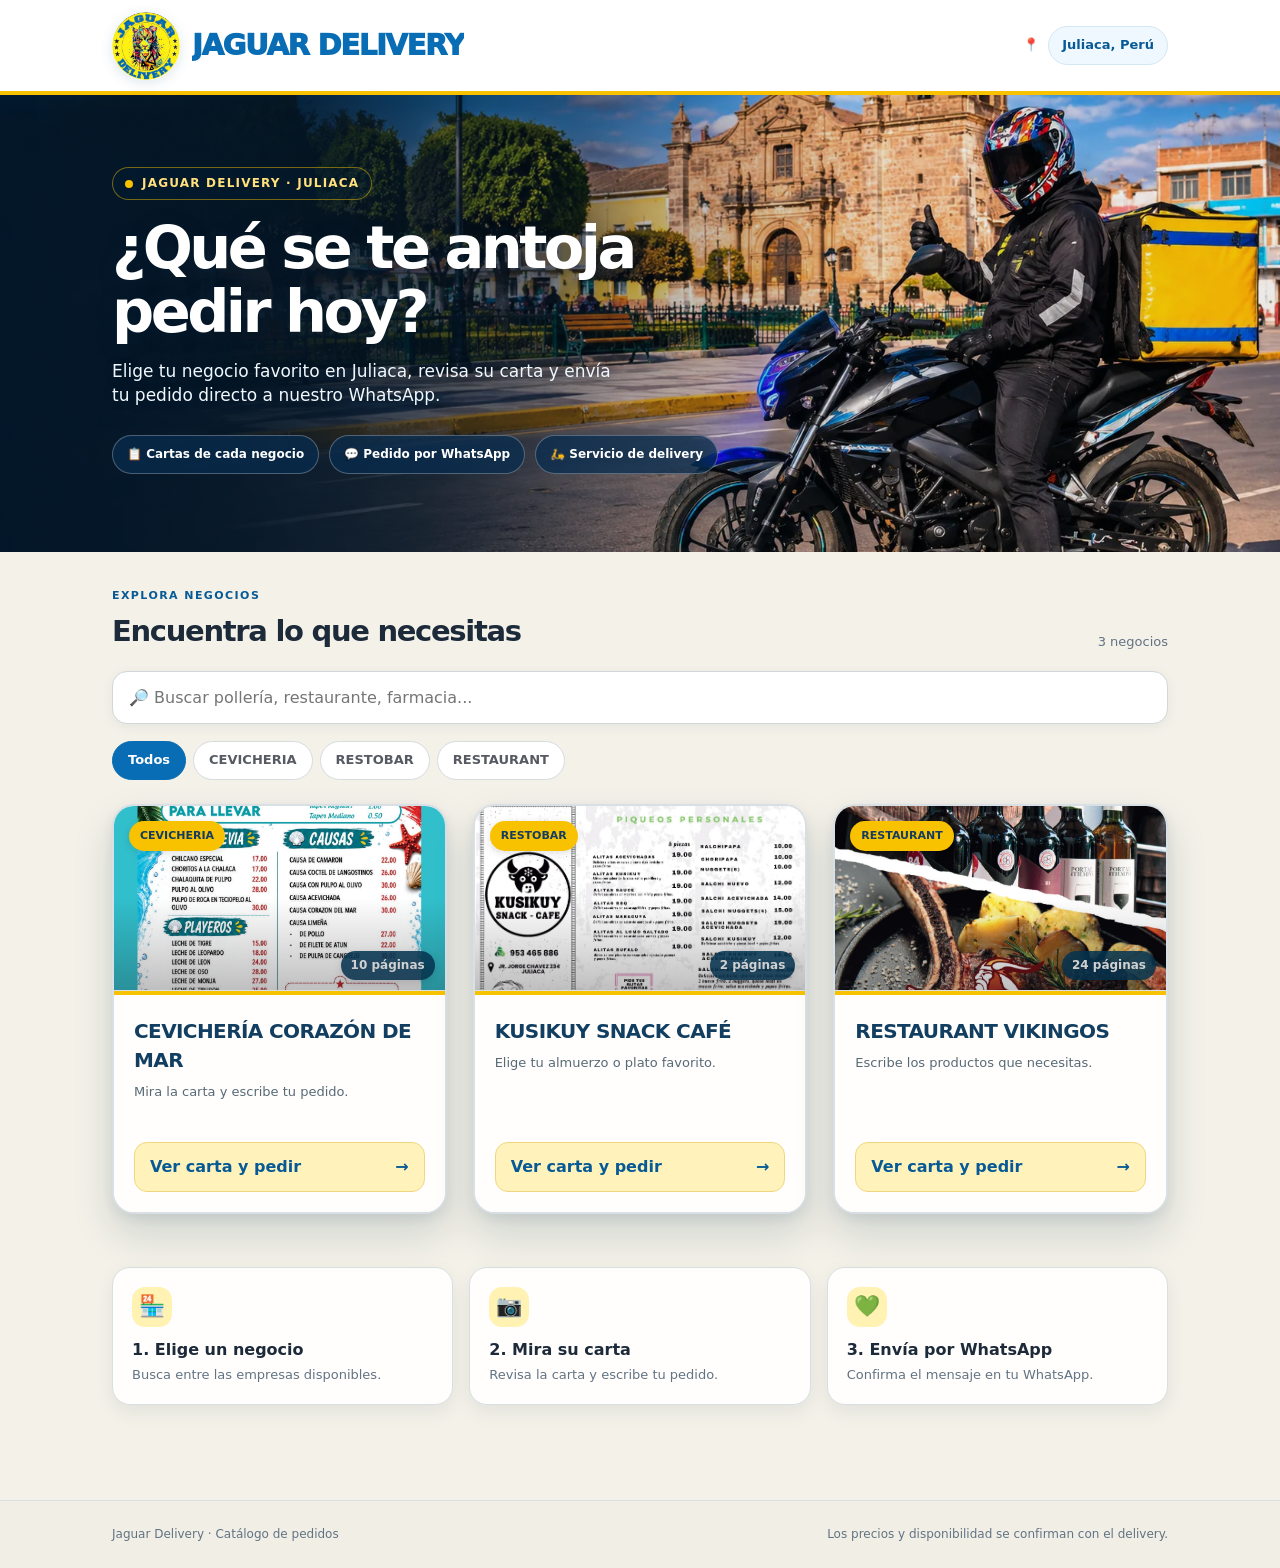
<file: index.html>
<!doctype html>
<html lang="es">
<head>
<meta charset="utf-8"><meta name="viewport" content="width=device-width,initial-scale=1,viewport-fit=cover"><meta name="theme-color" content="#F8C200">
<title>Jaguar Delivery | Pedidos en Juliaca</title><meta name="description" content="Jaguar Delivery en Juliaca: revisa las cartas de tus negocios favoritos y envía tu pedido por WhatsApp.">
<link rel="icon" href="assets/icon.svg" type="image/svg+xml"><link rel="manifest" href="manifest.webmanifest"><link rel="stylesheet" href="style.css">
</head>
<body>
<header class="topbar"><div class="shell topbar-inner"><div class="logo-wrap"><img class="logo logo-brand" src="assets/jaguar-logo.png" alt="Logo de Jaguar Delivery"><div class="brand" id="brand">Jaguar Delivery</div></div><div class="top-right"><span>📍</span><span class="location-pill" id="location">Juliaca, Perú</span></div></div></header>
<section class="hero"><div class="shell hero-content"><span class="eyebrow"><span class="dot"></span>Jaguar Delivery · Juliaca</span><h1>¿Qué se te antoja<br>pedir hoy?</h1><p id="tagline">Elige tu negocio favorito, revisa su carta y envía tu pedido por WhatsApp.</p><div class="hero-badges"><span>📋 Cartas de cada negocio</span><span>💬 Pedido por WhatsApp</span><span>🛵 Servicio de delivery</span></div></div></section>
<main class="shell main"><div class="main-head"><div><div class="section-kicker">Explora negocios</div><h2>Encuentra lo que necesitas</h2></div><span class="count" id="count"></span></div><div class="search-row"><input id="search" class="search-input" placeholder="🔎 Buscar pollería, restaurante, farmacia..." aria-label="Buscar negocios"></div><nav class="chip-list" id="categories" aria-label="Filtrar negocios"></nav><div class="cards" id="cards"></div><section class="steps" aria-label="Cómo funciona"><div class="step"><div class="step-icon">🏪</div><strong>1. Elige un negocio</strong><p>Busca entre las empresas disponibles.</p></div><div class="step"><div class="step-icon">📷</div><strong>2. Mira su carta</strong><p>Revisa la carta y escribe tu pedido.</p></div><div class="step"><div class="step-icon">💚</div><strong>3. Envía por WhatsApp</strong><p>Confirma el mensaje en tu WhatsApp.</p></div></section></main>
<footer class="footer"><div class="shell footer-in"><span id="footerName">Jaguar Delivery</span><span>Los precios y disponibilidad se confirman con el delivery.</span></div></footer>
<div class="overlay" id="overlay" role="dialog" aria-modal="true" aria-labelledby="businessTitle"><div class="sheet"><div class="sheet-head"><div><small id="businessCategory">Negocio</small><h2 id="businessTitle">Tu pedido</h2></div><button class="close-btn" id="close" type="button" aria-label="Cerrar">×</button></div><div class="sheet-content"><div class="menu-col"><h3>📸 Carta del negocio</h3><p class="hint">Toca la imagen para verla en grande. Precios sujetos a confirmación.</p><div class="menu-carousel" id="menuCarousel" aria-label="Páginas de la carta">
 <div class="menu-slide" id="menuSlide">
  <button class="menu-photo" id="menuPhoto" type="button" aria-label="Ampliar página de carta">
   <img id="menuImage" alt="Página de la carta" loading="eager">
   <span class="enlarge-hint">Ampliar imagen</span>
  </button>
 </div>
 <div class="menu-carousel-nav">
  <button class="carousel-arrow" id="menuPrev" type="button" aria-label="Página anterior de la carta">&#10094;</button>
  <span class="page-count" id="menuPageCounter" role="status" aria-live="polite">Página 1 de 1</span>
  <button class="carousel-arrow" id="menuNext" type="button" aria-label="Página siguiente de la carta">&#10095;</button>
 </div>
 <p class="swipe-hint" id="swipeHint">También puedes deslizar a izquierda o derecha.</p>
</div></div><div class="form-col"><h3>✍️ Completa tu pedido</h3><p class="hint">Escribe los productos que deseas. Coordinaremos el precio contigo por WhatsApp.</p><form id="orderForm"><div class="form-grid"><div class="field full"><label for="order">Tu pedido <span>*</span></label><textarea id="order" name="order" required maxlength="1500" placeholder="Ej.: 1 pollo entero + papas + 2 gaseosas"></textarea></div><div class="field full"><label for="payment">Forma de pago</label><select id="payment" name="payment"><option>Efectivo</option><option>Yape</option><option>Plin</option><option>Por coordinar</option></select></div><div class="field"><label for="customer">Tu nombre <span>*</span></label><input id="customer" name="customer" required maxlength="100" autocomplete="name" placeholder="Nombre"></div><div class="field"><label for="phone">Tu celular <span>*</span></label><input id="phone" name="phone" type="tel" required maxlength="18" inputmode="tel" autocomplete="tel" placeholder="9XXXXXXXX"></div><div class="field full"><label for="address">Dirección de entrega <span>*</span></label><input id="address" name="address" required maxlength="240" autocomplete="street-address" placeholder="Jr. / Av. / Barrio / N.º"></div><div class="field full"><label for="reference">Referencia (opcional)</label><input id="reference" name="reference" maxlength="220" placeholder="Ej.: frente a la plaza"></div></div><button class="wa-button" type="submit">💬 Preparar pedido en WhatsApp →</button><p class="note-small">El precio y el costo del reparto se coordinarán directamente contigo por WhatsApp, según disponibilidad. WhatsApp se abrirá con el mensaje listo; deberás tocar «Enviar».</p></form></div></div></div></div>
<div class="lightbox" id="lightbox" role="dialog" aria-modal="true" aria-label="Carta ampliada" tabindex="-1">
 <button id="zoomClose" class="zoom-close" type="button" aria-label="Cerrar imagen ampliada">&times;</button>
 <div class="zoom-view" id="zoomView">
  <button id="zoomPrev" class="zoom-arrow" type="button" aria-label="Página anterior">&#10094;</button>
  <img alt="Página ampliada de la carta" id="zoomImage">
  <button id="zoomNext" class="zoom-arrow" type="button" aria-label="Página siguiente">&#10095;</button>
 </div>
 <div class="zoom-count" id="zoomPageCounter">Página 1 de 1</div>
</div><div class="toast" role="status" id="toast"></div>
<script src="datos.js" charset="utf-8"></script><script src="app.js" charset="utf-8" defer></script>
</body></html>
</file>
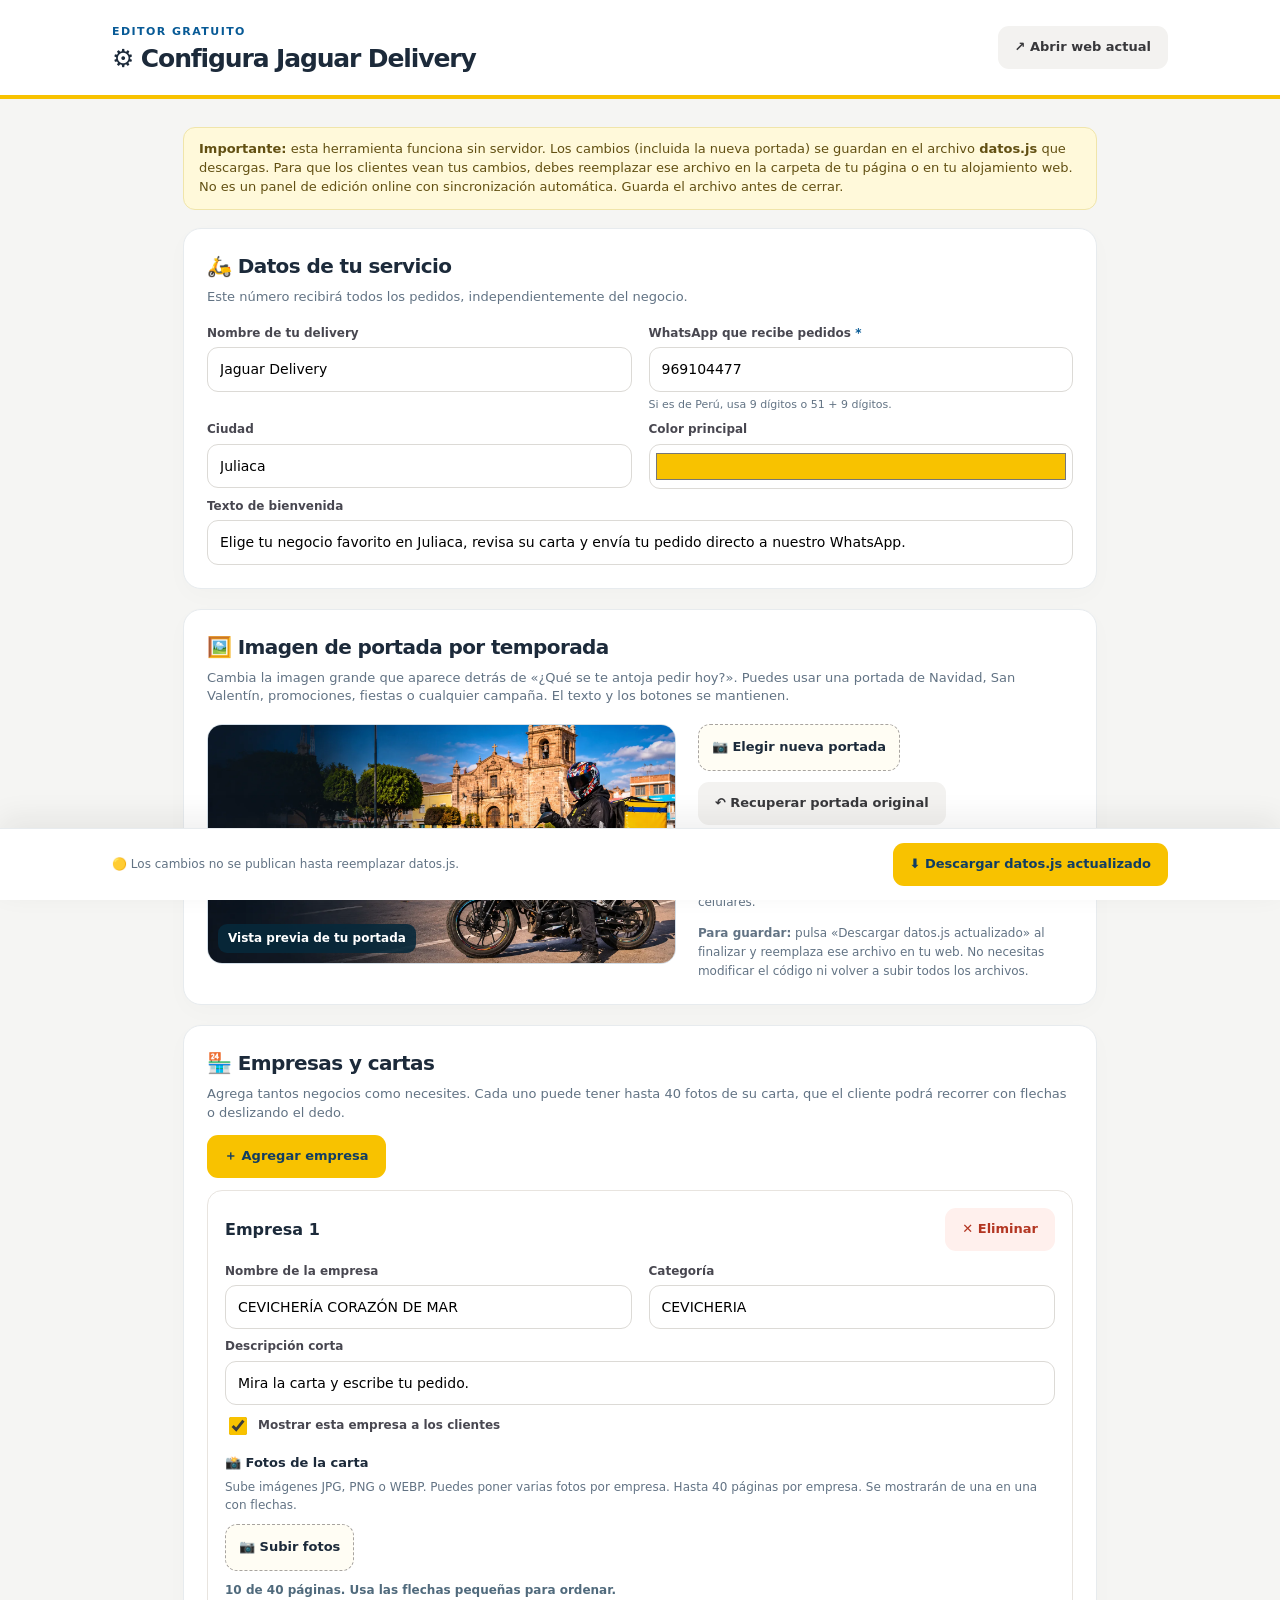
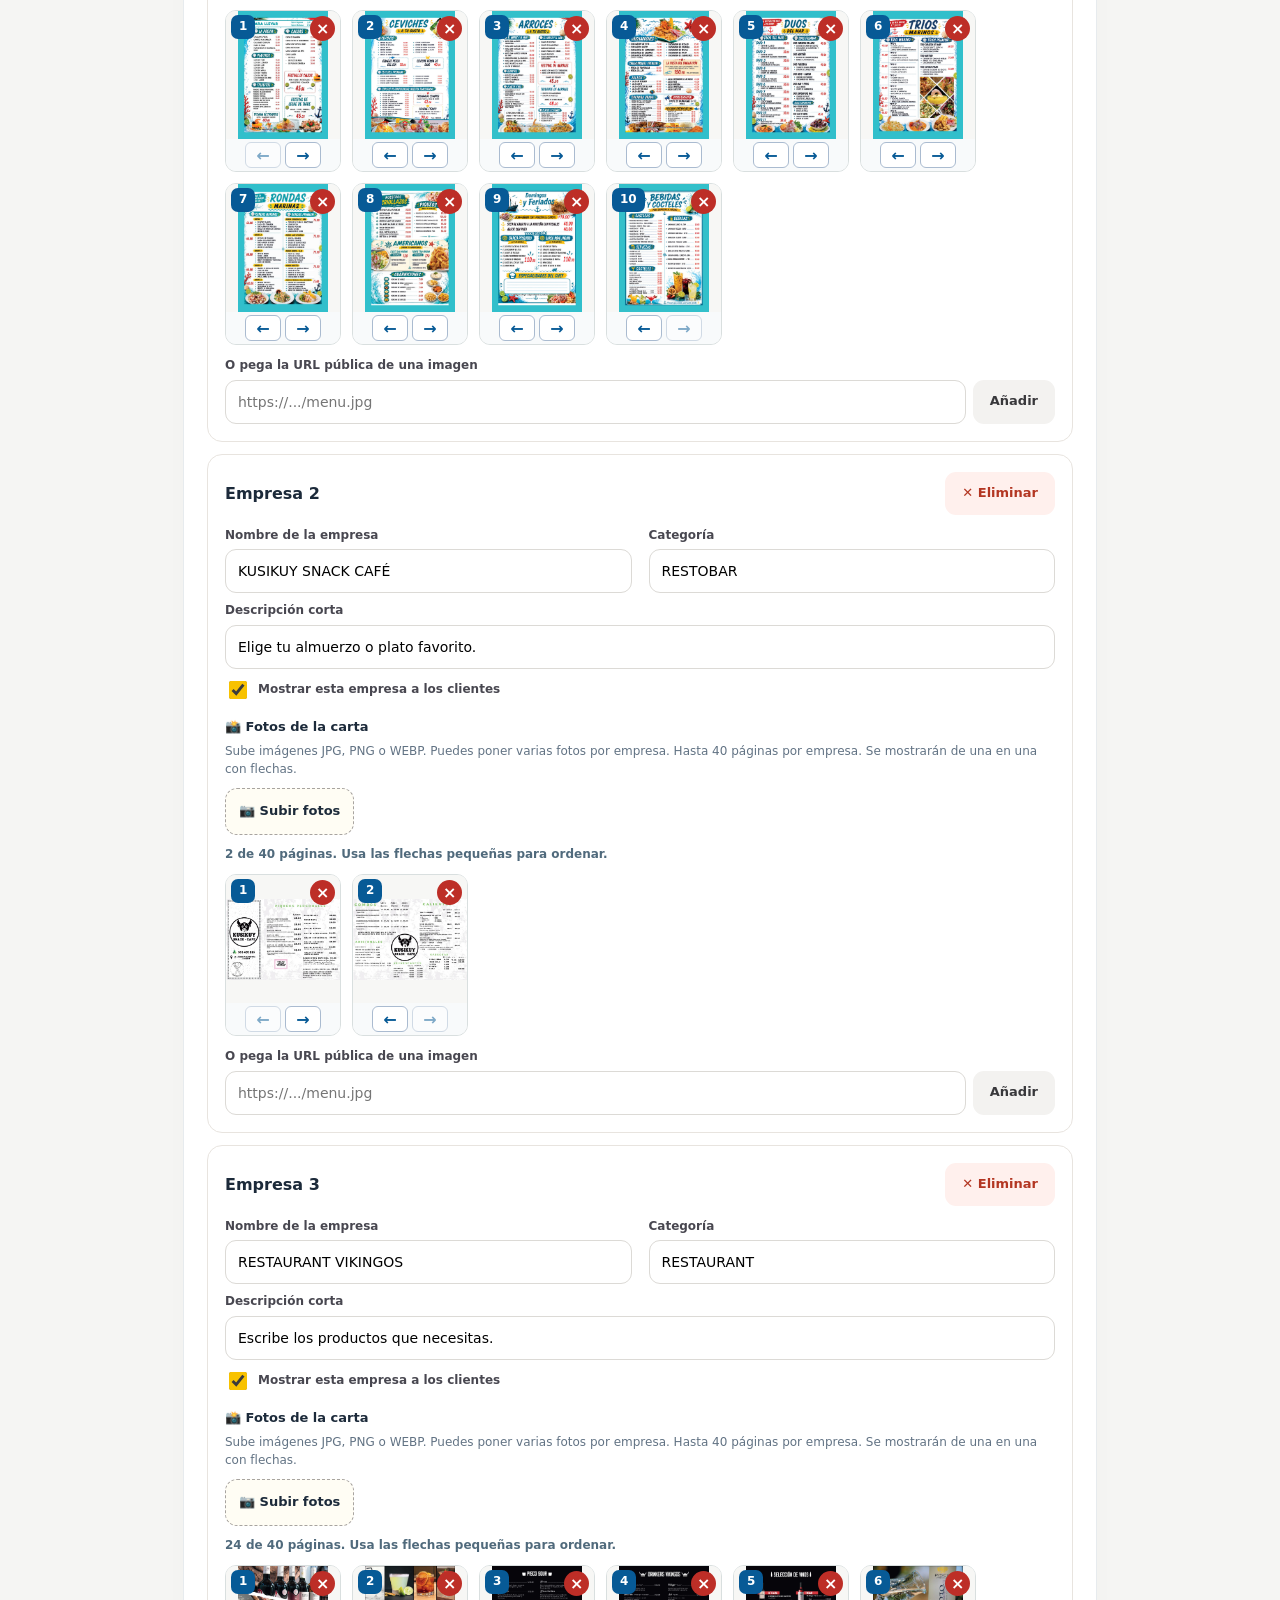
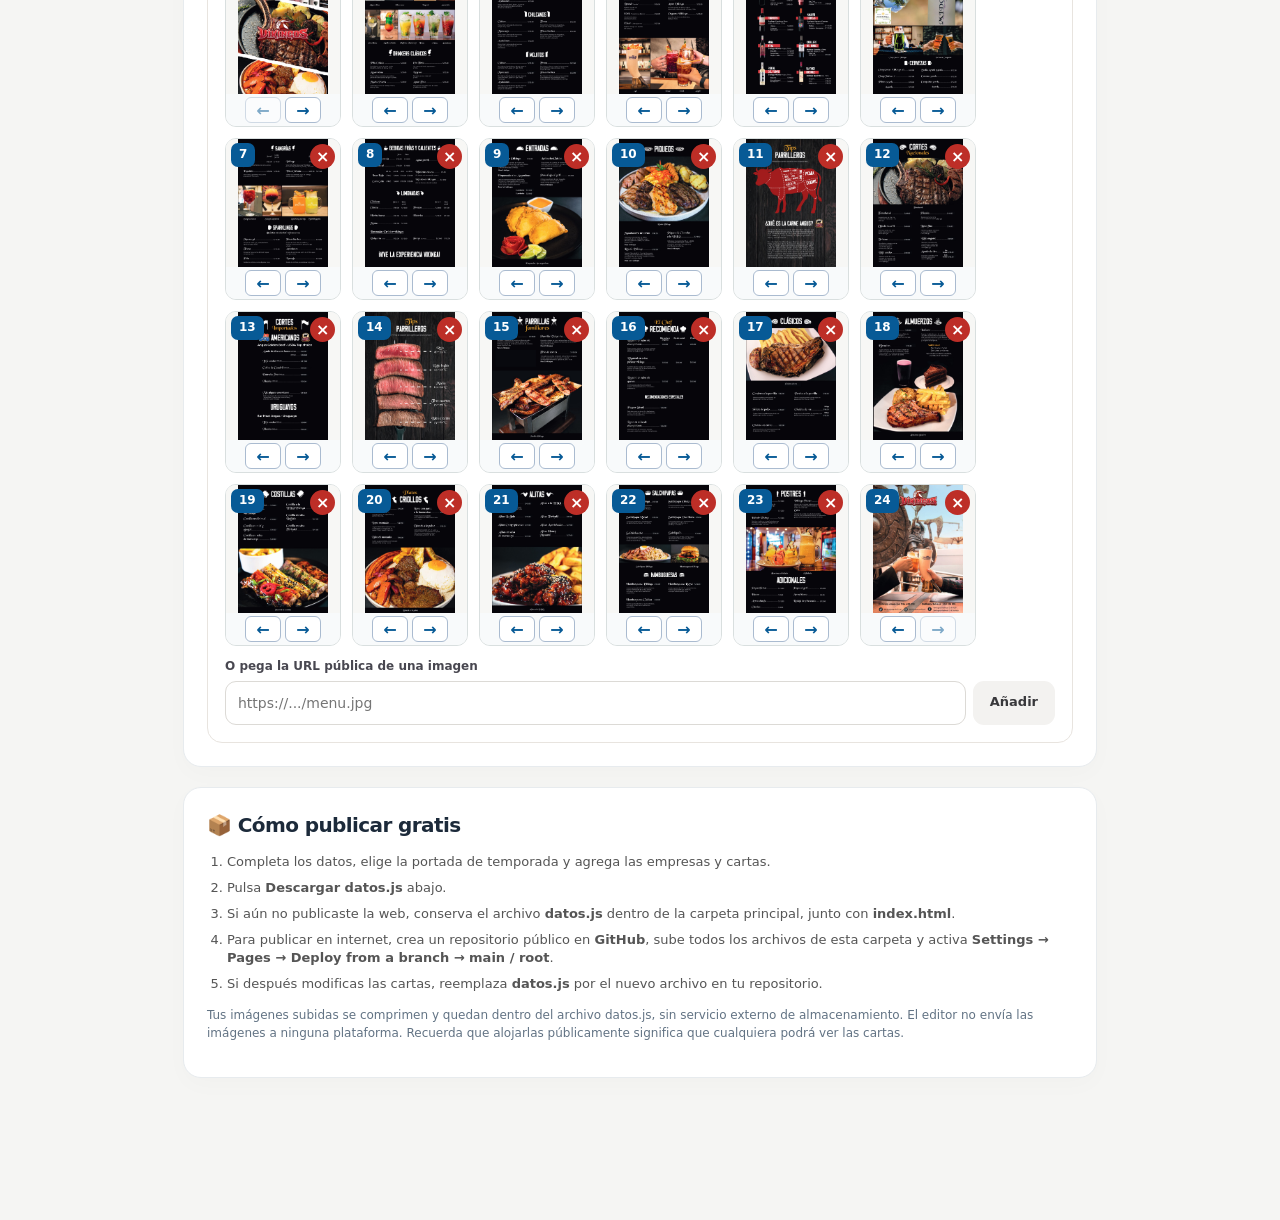
<file: admin.html>
<!doctype html>
<html lang="es"><head><meta charset="utf-8"><meta name="viewport" content="width=device-width,initial-scale=1"><meta name="robots" content="noindex,nofollow"><title>Editor de empresas | Jaguar Delivery</title><link rel="icon" href="assets/icon.svg" type="image/svg+xml"><link rel="stylesheet" href="style.css"></head>
<body class="admin-bg">
<header class="admin-header"><div class="shell admin-top"><div><span class="section-kicker">Editor gratuito</span><h1 class="admin-title">⚙️ Configura Jaguar Delivery</h1></div><a class="btn ghost" href="index.html" target="_blank" rel="noopener">↗ Abrir web actual</a></div></header>
<datalist id="categoryList"><option value="Pollerías"></option><option value="Restaurantes"></option><option value="Farmacias"></option><option value="Tiendas"></option><option value="Mercados"></option><option value="Cafeterías"></option><option value="Otros"></option></datalist>
<main class="admin-wrap"><div class="legal-notice"><strong>Importante:</strong> esta herramienta funciona sin servidor. Los cambios (incluida la nueva portada) se guardan en el archivo <strong>datos.js</strong> que descargas. Para que los clientes vean tus cambios, debes reemplazar ese archivo en la carpeta de tu página o en tu alojamiento web. No es un panel de edición online con sincronización automática. Guarda el archivo antes de cerrar.</div>
<section class="panel"><h2>🛵 Datos de tu servicio</h2><p class="panel-desc">Este número recibirá todos los pedidos, independientemente del negocio.</p><div class="editor-fields"><div class="field"><label for="appName">Nombre de tu delivery</label><input id="appName" maxlength="60" placeholder="Jaguar Delivery"></div><div class="field"><label for="whatsapp">WhatsApp que recibe pedidos <span>*</span></label><input id="whatsapp" inputmode="tel" placeholder="Ej.: 969104477 o 51969104477" maxlength="22"><span class="input-help">Si es de Perú, usa 9 dígitos o 51 + 9 dígitos.</span></div><div class="field"><label for="city">Ciudad</label><input id="city" maxlength="70" placeholder="Juliaca"></div><div class="field"><label for="accent">Color principal</label><input id="accent" type="color" style="height:45px;padding:4px" value="#F8C200"></div><div class="field full"><label for="tagline">Texto de bienvenida</label><input id="tagline" maxlength="180" placeholder="Pide de tus negocios favoritos"></div></div></section>

<section class="panel" id="portadaEditor"><h2>🖼️ Imagen de portada por temporada</h2><p class="panel-desc">Cambia la imagen grande que aparece detrás de «¿Qué se te antoja pedir hoy?». Puedes usar una portada de Navidad, San Valentín, promociones, fiestas o cualquier campaña. El texto y los botones se mantienen.</p><div class="hero-editor-layout"><div class="hero-editor-preview"><img id="heroPreview" src="assets/juliaca-motorizado.webp" alt="Vista previa de la portada actual"><span>Vista previa de tu portada</span></div><div class="hero-editor-controls"><label class="file-label">📷 Elegir nueva portada<input id="heroFile" type="file" accept="image/jpeg,image/png,image/webp"></label><button class="btn ghost" id="resetHero" type="button">↶ Recuperar portada original</button><p class="tiny">Recomendado: foto horizontal de <strong>1920 × 800 píxeles</strong> o proporción similar, JPG, PNG o WEBP. Máximo 15 MB. La imagen se ajusta automáticamente y puede recortarse en celulares.</p><p class="tiny"><strong>Para guardar:</strong> pulsa «Descargar datos.js actualizado» al finalizar y reemplaza ese archivo en tu web. No necesitas modificar el código ni volver a subir todos los archivos.</p></div></div></section>
<section class="panel"><div class="editor-toolbar"><div><h2>🏪 Empresas y cartas</h2><p class="panel-desc" style="margin-bottom:0">Agrega tantos negocios como necesites. Cada uno puede tener hasta 40 fotos de su carta, que el cliente podrá recorrer con flechas o deslizando el dedo.</p></div><button id="addBusiness" class="btn primary" type="button">＋ Agregar empresa</button></div><div id="businessEditors"></div></section>
<section class="panel"><h2>📦 Cómo publicar gratis</h2><ol class="steps-list"><li>Completa los datos, elige la portada de temporada y agrega las empresas y cartas.</li><li>Pulsa <strong>Descargar datos.js</strong> abajo.</li><li>Si aún no publicaste la web, conserva el archivo <strong>datos.js</strong> dentro de la carpeta principal, junto con <strong>index.html</strong>.</li><li>Para publicar en internet, crea un repositorio público en <strong>GitHub</strong>, sube todos los archivos de esta carpeta y activa <strong>Settings → Pages → Deploy from a branch → main / root</strong>.</li><li>Si después modificas las cartas, reemplaza <strong>datos.js</strong> por el nuevo archivo en tu repositorio.</li></ol><p class="tiny">Tus imágenes subidas se comprimen y quedan dentro del archivo datos.js, sin servicio externo de almacenamiento. El editor no envía las imágenes a ninguna plataforma. Recuerda que alojarlas públicamente significa que cualquiera podrá ver las cartas.</p></section>
</main>
<div class="sticky-actions"><div class="shell"><span class="tiny">🟡 Los cambios no se publican hasta reemplazar datos.js.</span><button id="download" class="btn primary" type="button">⬇ Descargar datos.js actualizado</button></div></div>
<div class="toast" role="status" id="toast"></div>
<script src="datos.js"></script><script src="admin.js" defer></script>
</body></html>
</file>
<file: style.css>
:root{--accent:#F8C200;--accent-dark:#075A96;--blue:#086DB4;--ink:#1C2A3A;--muted:#627384;--bg:#FFFDF5;--border:#E7EBEE;--white:#fff;--shadow:0 14px 44px #22170f10;font-family:Inter,ui-sans-serif,system-ui,-apple-system,"Segoe UI",Roboto,Arial,sans-serif;color:var(--ink)}
*{box-sizing:border-box}html{scroll-behavior:smooth}body{margin:0;background:var(--bg);line-height:1.45}button,input,textarea,select{font:inherit}button{cursor:pointer}button:disabled{opacity:.5;cursor:not-allowed}a{color:inherit;text-decoration:none}img{display:block;max-width:100%}button:focus-visible,input:focus-visible,select:focus-visible,textarea:focus-visible,a:focus-visible{outline:3px solid #086DB4;outline-offset:2px}
.shell{max-width:1100px;margin:0 auto;padding:0 22px}.topbar{background:#fff;box-shadow:0 1px 0 #e7e6e3;position:relative;z-index:10}.topbar-inner{height:78px;display:flex;align-items:center;justify-content:space-between;gap:14px}.logo-wrap{display:flex;align-items:center;gap:12px;min-width:0}.logo{width:43px;height:43px;border-radius:15px;display:grid;place-items:center;font-size:24px;background:var(--accent);box-shadow:0 6px 16px #ff8b552b}.brand{font-weight:850;letter-spacing:-.04em;font-size:24px;overflow:hidden;text-overflow:ellipsis;white-space:nowrap}.top-right{font-size:13px;color:var(--muted);display:flex;gap:9px;align-items:center}.location-pill{border:1px solid var(--border);border-radius:999px;padding:9px 13px;background:#fff;white-space:nowrap}.hero{position:relative;overflow:hidden;color:white;background:linear-gradient(115deg,#242232 0%,#3d2b2a 55%,#a54426 100%);padding:58px 0 62px}.hero:after{content:'🍔';position:absolute;right:max(3%,calc((100vw - 1100px)/2));top:-10px;font-size:245px;opacity:.16;transform:rotate(-14deg);filter:grayscale(.25);pointer-events:none}.hero-content{position:relative;z-index:1}.eyebrow{display:inline-flex;align-items:center;gap:9px;font-size:12px;font-weight:800;letter-spacing:.1em;text-transform:uppercase;color:#ffdac7}.dot{width:8px;height:8px;border-radius:50%;background:#57db99}.hero h1{font-size:clamp(34px,5.5vw,59px);max-width:740px;letter-spacing:-.06em;line-height:1.07;margin:16px 0}.hero p{color:#f4deda;max-width:590px;margin:0;font-size:17px}.hero-badges{display:flex;flex-wrap:wrap;gap:10px;margin-top:27px}.hero-badges span{background:#ffffff1a;border:1px solid #ffffff25;padding:10px 14px;border-radius:999px;font-size:12px;font-weight:700}.main{padding-top:36px;padding-bottom:95px}.main-head{display:flex;justify-content:space-between;align-items:end;gap:12px;margin-bottom:19px}.section-kicker{color:var(--accent);text-transform:uppercase;letter-spacing:.13em;font-weight:800;font-size:11px}.main-head h2{font-size:29px;letter-spacing:-.045em;margin:6px 0 0}.count{color:var(--muted);font-size:13px}.search-row{display:flex;gap:12px;flex-wrap:wrap;align-items:center;margin-bottom:17px}.search-input{min-width:220px;flex:1;background:#fff;border:1px solid var(--border);padding:14px 16px;border-radius:15px;color:var(--ink);outline:none}.search-input:focus{border-color:var(--accent)}.chip-list{display:flex;gap:7px;flex-wrap:wrap;margin-bottom:24px}.chip{background:#fff;color:#575a62;border:1px solid var(--border);padding:9px 15px;border-radius:30px;font-size:13px;font-weight:700}.chip.active{background:var(--ink);color:white;border-color:var(--ink)}.cards{display:grid;grid-template-columns:repeat(3,minmax(0,1fr));gap:22px}.business-card{background:white;border:1px solid #eeece9;border-radius:22px;overflow:hidden;box-shadow:var(--shadow);display:flex;flex-direction:column;transition:transform .2s,box-shadow .2s}.business-card:hover{transform:translateY(-3px);box-shadow:0 18px 46px #22170f22}.card-image{position:relative;background:#f6eee8;height:185px;overflow:hidden}.card-image img{width:100%;height:100%;object-fit:cover;object-position:center 15%}.card-image:after{content:'';position:absolute;inset:0;background:linear-gradient(0deg,#17131845,transparent 50%);pointer-events:none}.card-tag{position:absolute;top:15px;left:15px;background:#fff;padding:7px 11px;border-radius:999px;font-size:11px;font-weight:800;color:#343338;z-index:1}.card-body{padding:20px;flex:1;display:flex;flex-direction:column}.card-body h3{font-size:20px;letter-spacing:-.03em;margin:0}.card-body p{color:var(--muted);font-size:13px;margin:8px 0 19px;min-height:40px}.open-btn{width:100%;display:flex;align-items:center;justify-content:space-between;background:#fff4ed;border:1px solid #ffe4d3;border-radius:13px;padding:12px 15px;font-weight:800;color:var(--accent-dark);margin-top:auto}.open-btn:hover{background:#ffe7d9}.empty{background:#fff;border:1px dashed #ccc;padding:46px 22px;border-radius:18px;text-align:center;color:var(--muted);grid-column:1/-1}.steps{display:grid;grid-template-columns:repeat(3,1fr);gap:16px;margin-top:53px}.step{background:#fff;border:1px solid var(--border);border-radius:18px;padding:19px}.step strong{display:block;margin:11px 0 5px}.step p{font-size:13px;color:var(--muted);margin:0}.step-icon{width:40px;height:40px;border-radius:13px;background:#fff0e8;display:grid;place-items:center;font-size:21px}.footer{border-top:1px solid var(--border);padding:25px 0;color:var(--muted);font-size:12px}.footer-in{display:flex;justify-content:space-between;gap:12px;flex-wrap:wrap}.legal-notice{padding:12px 15px;border-radius:12px;color:#7c4b23;background:#fff3e5;border:1px solid #f4d6b6;margin:18px 0;font-size:13px}
.overlay{position:fixed;inset:0;display:none;background:#19161ec7;z-index:50;align-items:flex-start;justify-content:center;overflow:auto;padding:24px 14px}.overlay.open{display:flex}.sheet{max-width:900px;width:100%;background:white;border-radius:24px;position:relative;box-shadow:0 35px 100px #0004;margin:auto}.sheet-head{display:flex;justify-content:space-between;align-items:flex-start;padding:26px 28px;border-bottom:1px solid var(--border);gap:15px}.sheet-head small{font-weight:850;color:var(--accent);text-transform:uppercase;letter-spacing:.1em}.sheet-head h2{margin:5px 0 0;letter-spacing:-.045em;font-size:29px}.close-btn{display:grid;place-items:center;width:35px;height:35px;border-radius:12px;background:#f5f4f2;border:0;font-size:23px;color:#363636}.sheet-content{display:grid;grid-template-columns:1fr 1fr;gap:0}.menu-col{padding:25px;background:#fcf8f4;border-bottom-left-radius:24px}.menu-col h3,.form-col h3{font-size:16px;letter-spacing:-.02em;margin:0 0 7px}.hint{font-size:12px;color:var(--muted);margin:0 0 14px}.menu-photo{border:1px solid #eee5da;background:white;border-radius:13px;padding:5px;margin-bottom:10px;cursor:zoom-in}.menu-photo img{width:100%;max-height:520px;object-fit:contain;border-radius:9px}.menu-photo:focus-visible{outline:3px solid var(--accent)}.form-col{padding:25px}.form-grid{display:grid;grid-template-columns:repeat(2,1fr);gap:12px}.field{display:flex;flex-direction:column;gap:5px;margin-bottom:12px}.field.full{grid-column:1/-1}.field label{font-size:12px;font-weight:800;color:#484750}.field label span{color:var(--accent)}.field input,.field select,.field textarea{border:1px solid #dcdad6;background:white;border-radius:11px;padding:11px 12px;width:100%;min-width:0;font-size:14px}.field textarea{resize:vertical;min-height:78px}.full-width{grid-column:1/-1}.order-summary{display:flex;justify-content:space-between;align-items:center;border-top:1px solid var(--border);padding:15px 0;margin-top:5px;font-size:13px;color:var(--muted)}.order-summary b{font-size:21px;color:var(--ink)}.wa-button{width:100%;background:#1eaf64;color:#fff;border:0;border-radius:13px;padding:15px;font-weight:850;font-size:15px;display:flex;gap:10px;align-items:center;justify-content:center}.wa-button:hover{background:#169558}.note-small{text-align:center;color:var(--muted);font-size:11px;line-height:1.5}.lightbox{position:fixed;inset:0;z-index:70;background:#111e;display:none;align-items:center;justify-content:center;padding:25px;cursor:zoom-out}.lightbox.show{display:flex}.lightbox img{max-width:100%;max-height:95vh;object-fit:contain}.toast{position:fixed;bottom:22px;left:50%;transform:translateX(-50%);background:#24242c;color:white;border-radius:14px;padding:12px 18px;box-shadow:0 12px 45px #0004;z-index:90;display:none;max-width:90vw;text-align:center;font-size:13px}.toast.show{display:block}
/* Editor */
.admin-bg{background:#f5f5f3}.admin-header{background:#fff;border-bottom:1px solid var(--border);padding:18px 0}.admin-top{display:flex;align-items:center;justify-content:space-between;gap:15px}.admin-title{font-size:25px;letter-spacing:-.045em;margin:0}.admin-wrap{max-width:950px;margin:28px auto 70px;padding:0 18px}.panel{background:#fff;border:1px solid var(--border);border-radius:18px;padding:23px;margin-bottom:20px;box-shadow:0 7px 25px #00000005}.panel h2{font-size:20px;margin:0 0 7px;letter-spacing:-.03em}.panel-desc{font-size:13px;color:var(--muted);margin:0 0 18px}.editor-fields{display:grid;grid-template-columns:repeat(2,minmax(0,1fr));gap:9px 17px}.editor-fields .field{margin:0}.btn{background:var(--ink);color:white;border:0;padding:12px 17px;border-radius:11px;font-size:13px;font-weight:800;display:inline-flex;align-items:center;justify-content:center;gap:7px}.btn.primary{background:var(--accent)}.btn.ghost{background:#f3f2f0;color:#38383b}.btn.danger{background:#fff0ed;color:#b33622}.editor-toolbar{display:flex;flex-wrap:wrap;align-items:center;justify-content:space-between;gap:12px}.editor-card{border:1px solid #e8e4df;border-radius:15px;padding:17px;margin-top:12px}.editor-card-head{display:flex;align-items:center;justify-content:space-between;gap:9px;margin-bottom:12px}.editor-card-title{font-weight:850}.editor-photo-row{display:flex;flex-wrap:wrap;gap:11px;margin-top:11px}.editor-photo{position:relative;width:110px;height:140px;background:#f8f5f1;border:1px solid #dedbd7;border-radius:10px;overflow:hidden}.editor-photo img{width:100%;height:100%;object-fit:cover}.remove-photo{position:absolute;top:5px;right:5px;width:25px;height:25px;border:0;border-radius:50%;background:#bd2e27;color:#fff;font-weight:900}.tiny{font-size:12px;color:var(--muted)}.file-label{border:1px dashed #a8a4a0;border-radius:12px;padding:13px;display:inline-flex;align-items:center;gap:8px;font-size:13px;font-weight:800;cursor:pointer;background:#fff}.file-label input{display:none}.steps-list{padding-left:20px;color:#555;font-size:13px}.steps-list li{margin:7px 0}.sticky-actions{position:sticky;bottom:0;background:#fff;border-top:1px solid var(--border);box-shadow:0 -10px 30px #22222212;padding:14px 0;z-index:15}.sticky-actions .shell{display:flex;flex-wrap:wrap;align-items:center;gap:12px;justify-content:space-between}.input-help{font-size:11px;color:var(--muted)}.checkline{display:flex;align-items:center;gap:8px;font-size:13px;font-weight:700}.checkline input{width:18px;height:18px;accent-color:var(--accent)}
@media(max-width:850px){.cards{grid-template-columns:repeat(2,minmax(0,1fr))}.hero:after{right:-70px;font-size:200px}.sheet-content{grid-template-columns:1fr}.menu-col{border-radius:0}.sheet{max-width:630px}.menu-photo img{max-height:340px}.top-right{display:none}}@media(max-width:550px){.shell{padding:0 15px}.topbar-inner{height:70px}.brand{font-size:20px}.hero{padding:42px 0 46px}.hero:after{font-size:160px;right:-70px;top:35px}.hero h1{font-size:37px}.hero p{font-size:14px;max-width:300px}.hero-badges{margin-top:22px}.hero-badges span{font-size:11px;padding:8px 11px}.main{padding-top:27px}.main-head h2{font-size:25px}.cards{grid-template-columns:1fr;gap:16px}.card-image{height:210px}.steps{grid-template-columns:1fr;gap:10px;margin-top:34px}.step{display:grid;grid-template-columns:40px 1fr;gap:0 13px}.step-icon{grid-row:span 2}.step strong{margin:0}.sheet-head{padding:18px}.sheet-head h2{font-size:23px}.sheet-content{display:block}.menu-col,.form-col{padding:17px}.overlay{padding:0}.sheet{border-radius:0;min-height:100%;margin:0}.form-grid,.editor-fields{grid-template-columns:1fr}.admin-top{align-items:flex-start;flex-wrap:wrap}.panel{padding:17px}.sticky-actions .shell{flex-direction:column;align-items:stretch}.sticky-actions .btn{width:100%}}

/* ================= JAGUAR DELIVERY BRANDING ================= */
.topbar{background:#ffffff;border-bottom:4px solid #F8C200;box-shadow:0 5px 24px #1b51750c}
.topbar-inner{height:91px}.logo{width:68px;height:68px;background:transparent;border-radius:50%;box-shadow:0 3px 13px #104c7b22;font-size:unset;object-fit:contain;flex:none}
.brand{color:#086DB4;font-size:29px;font-weight:950;letter-spacing:-.045em;text-transform:uppercase}
.location-pill{background:#f0f8ff;border-color:#d4e7f2;color:#075A96;font-weight:800}
.hero{background:#092f50 url('assets/juliaca-motorizado.webp') center 46% / cover no-repeat;padding:72px 0 78px;min-height:392px}
.hero::after{display:none}
.hero::before{content:'';position:absolute;inset:0;background:linear-gradient(90deg,rgba(0,24,45,.72) 0%,rgba(0,24,45,.46) 32%,rgba(0,24,45,.10) 68%,rgba(0,24,45,.06) 100%);pointer-events:none}
.hero .shell{position:relative;z-index:1}
.eyebrow{color:#FFE07D;background:#001e3755;border:1px solid #F8C20078;padding:7px 12px;border-radius:50px}
.dot{background:#F8C200}
.hero h1{max-width:560px;text-shadow:0 3px 18px #001e3570}
.hero p{color:#F1F8FD;max-width:520px;text-shadow:0 1px 8px #001e3566}
.hero-badges span{background:#082c4fbb;border:1px solid #ffffff45;color:#fff}
.section-kicker{color:#075A96}
.chip:hover{border-color:#086DB4}
.chip.active{background:#086DB4;color:white;border-color:#086DB4}
.card-tag{background:#F8C200;color:#143c61}
.open-btn{color:#075A96;background:#FFF7CD;border:1px solid #F3E2A0}
.open-btn:hover{background:#FFED9B}
.step-icon{background:#FFF2B2}
.menu-col{background:#FFFBED}
.field label span{color:#075A96}
.btn.primary{background:#F8C200;color:#113d62}
.btn.primary:hover{background:#EDB900}
.legal-notice{color:#625013;background:#fff9da;border-color:#f0e5aa}
.file-label{background:#fffdf4}
.admin-header{border-bottom:4px solid #F8C200}
.wa-button{background:#128C56}.wa-button:hover{background:#0a7849}
@media(max-width:850px){.hero{min-height:365px;background-position:57% 50%}}
@media(max-width:550px){
 .topbar-inner{height:80px}.logo{width:54px;height:54px}.brand{font-size:21px;line-height:1.05;white-space:normal}
 .hero{min-height:395px;padding:42px 0 48px;background-position:61% 50%}
 .hero::before{background:linear-gradient(90deg,rgba(0,24,45,.82),rgba(0,24,45,.55) 50%,rgba(0,24,45,.25) 100%)}
 .hero h1{font-size:35px;max-width:340px}.hero p{max-width:285px}
 .hero-badges{max-width:300px}.hero-badges span{font-size:10px}
}

/* Editor de portada estacional */
.hero-editor-layout{display:grid;grid-template-columns:minmax(0,1.25fr) minmax(220px,1fr);gap:22px;align-items:start}
.hero-editor-preview{position:relative;overflow:hidden;border-radius:15px;border:1px solid #d3dee7;background:#092f50;min-height:195px}
.hero-editor-preview img{height:238px;width:100%;object-fit:cover;object-position:center}
.hero-editor-preview span{position:absolute;bottom:10px;left:10px;border-radius:9px;padding:6px 10px;background:#06283bdf;color:#fff;font-size:12px;font-weight:700}
.hero-editor-controls{display:flex;flex-direction:column;align-items:flex-start;gap:11px}
.hero-editor-controls .tiny{margin:0;line-height:1.6}
.hero-editor-controls .btn{max-width:100%}
@media(max-width:680px){.hero-editor-layout{grid-template-columns:1fr}.hero-editor-preview img{height:185px}}


/* ===============================================================
   JAGUAR DELIVERY · Edicion 3: tarjetas diferenciadas (2026-11-17)
   Fondo hueso suave, recuadros blancos elevados y bordes visibles.
   =============================================================== */
:root{--bg:#F3F1E8;--card-outline:#D9E0E5;--card-strong-shadow:0 5px 12px rgba(8,45,75,.08),0 20px 40px rgba(8,45,75,.15)}
body{background:var(--bg)}
.main{background:var(--bg)}
.cards{gap:26px;align-items:stretch}
.business-card{
  background:#FFFEFC;
  border:2px solid var(--card-outline);
  border-radius:22px;
  box-shadow:var(--card-strong-shadow);
  overflow:hidden;
  isolation:isolate;
  transition:transform .22s ease,border-color .22s ease,box-shadow .22s ease;
}
.business-card:hover,.business-card:focus-within{
  border-color:#83B1CC;
  transform:translateY(-4px);
  box-shadow:0 10px 19px rgba(8,45,75,.11),0 27px 48px rgba(8,45,75,.20);
}
.card-image{background:#F1ECE1;border-bottom:1px solid #D9E0E5}
.card-body{background:#FFFEFC;border-top:4px solid #F8C200;padding:22px 20px 20px}
.card-body h3{color:#123F61;font-weight:850}
.card-body p{color:#576A76}
.card-tag{box-shadow:0 2px 8px rgba(0,0,0,.12)}
.open-btn{background:#FFF3BB;border-color:#F0D67F;color:#075A96}
.open-btn:hover{background:#FDE690}
.search-input{border-color:#D0D8DA;box-shadow:0 3px 13px rgba(8,45,75,.055)}
.chip{border-color:#D5DCE0}
.step{background:#FFFEFC;border:1px solid #D7DFE2;box-shadow:0 7px 19px rgba(8,45,75,.07)}
.footer{background:#F0EEE5;border-top-color:#D9DFE2}
@media(max-width:850px){.cards{gap:20px}}
@media(max-width:550px){.cards{gap:18px}.business-card{box-shadow:0 7px 16px rgba(8,45,75,.12),0 17px 35px rgba(8,45,75,.13)}}

/* ===== Jaguar Delivery v5: carrusel de cartas ===== */
.menu-carousel{width:100%;min-width:0}
.menu-slide{background:#fff;border:2px solid #e9ddba;border-radius:17px;overflow:hidden;touch-action:pan-y pinch-zoom;box-shadow:0 8px 20px rgba(0,45,86,.07)}
.menu-carousel .menu-photo{position:relative;display:flex;flex-direction:column;align-items:center;justify-content:center;width:100%;margin:0;padding:8px;background:#fff;border:0;border-radius:0;cursor:zoom-in;min-height:260px}
.menu-carousel .menu-photo img{width:100%;height:min(46vh,450px);max-height:none;object-fit:contain;border-radius:9px}
.enlarge-hint{font-size:12px;color:#075A96;font-weight:800;margin-top:8px}
.menu-carousel-nav{display:flex;align-items:center;justify-content:space-between;gap:9px;padding:12px 0 4px}
.carousel-arrow{width:47px;height:45px;border:0;border-radius:12px;background:#086DB4;color:white;font-size:24px;font-weight:bold;display:grid;place-items:center;flex:none;box-shadow:0 4px 10px rgba(6,61,100,.16)}
.carousel-arrow:not(:disabled):hover{background:#004e8b}
.carousel-arrow:disabled{background:#dce6ed;color:#738495;opacity:1}
.page-count{font-size:14px;font-weight:900;text-align:center;color:#164766;background:#fff9df;padding:9px 12px;border:1px solid #eedc9b;border-radius:12px;min-width:125px}
.swipe-hint{color:#65788a;text-align:center;font-size:11px;margin:6px 0 0}
.menu-carousel.single-page .swipe-hint{display:none}
.menu-carousel.single-page .menu-carousel-nav{justify-content:center}
.menu-carousel.single-page .carousel-arrow{display:none}
.card-page-badge{position:absolute;bottom:10px;right:10px;background:#00395bdc;color:#fff;border-radius:100px;padding:6px 10px;font-size:12px;font-weight:800;box-shadow:0 3px 9px #0002}
.card-image{position:relative}
.lightbox{cursor:default;flex-direction:column;gap:12px;background:#071623f2;padding:53px 10px 20px}
.lightbox .zoom-view{display:flex;align-items:center;justify-content:center;width:100%;flex:1;min-height:0;max-height:calc(100vh - 135px);gap:10px;touch-action:pan-y pinch-zoom}
.lightbox img{max-width:min(82vw,1100px);max-height:calc(100vh - 160px);width:auto;height:auto;object-fit:contain;background:white;border-radius:7px}
.zoom-arrow{width:44px;height:48px;border-radius:14px;background:#F8C200;color:#073859;font-weight:bold;font-size:22px;border:0;flex:none;display:grid;place-items:center}
.zoom-arrow:disabled{background:#7c8793;color:#bec6cb;opacity:.6}
.zoom-close{position:absolute;right:16px;top:13px;width:39px;height:39px;border-radius:11px;font-size:29px;line-height:1;color:#fff;background:#304b61;border:1px solid #aab4b8;z-index:1}
.zoom-count{font-weight:850;font-size:14px;color:#fff;background:#153b56;border:1px solid #456178;border-radius:40px;padding:7px 18px}
.lightbox.single-page .zoom-arrow{display:none}
.editor-photo{overflow:visible;width:116px;height:162px;border-radius:11px;flex:none;display:flex;flex-direction:column;position:relative;background:#fff;border:1px solid #d9dfdf}
.editor-photo img{width:100%;height:128px;border-radius:9px 9px 0 0;object-fit:contain;background:#f7f7f5}
.photo-order{position:absolute;top:4px;left:5px;background:#075a96;color:#fff;font-weight:900;padding:3px 8px;font-size:12px;border-radius:7px}
.editor-photo .remove-photo{z-index:2}
.photo-actions{display:flex;gap:4px;justify-content:center;background:#f8fafb;border-radius:0 0 10px 10px;padding:3px}
.photo-actions button{border:1px solid #aabbd0;border-radius:6px;min-width:36px;height:26px;background:#fff;color:#075a96;font-weight:900;cursor:pointer}
.photo-total{width:100%;font-size:12px;color:#506a7c;font-weight:800}
@media(max-width:550px){
 .menu-carousel .menu-photo{min-height:205px}
 .menu-carousel .menu-photo img{height: min(48vh,400px)}
 .lightbox .zoom-view{gap:4px}
 .lightbox img{max-width:calc(100vw - 112px);max-height:calc(100vh - 155px)}
 .zoom-arrow{width:40px;height:46px}
 .page-count{font-size:13px;min-width:112px}
}
</file>
